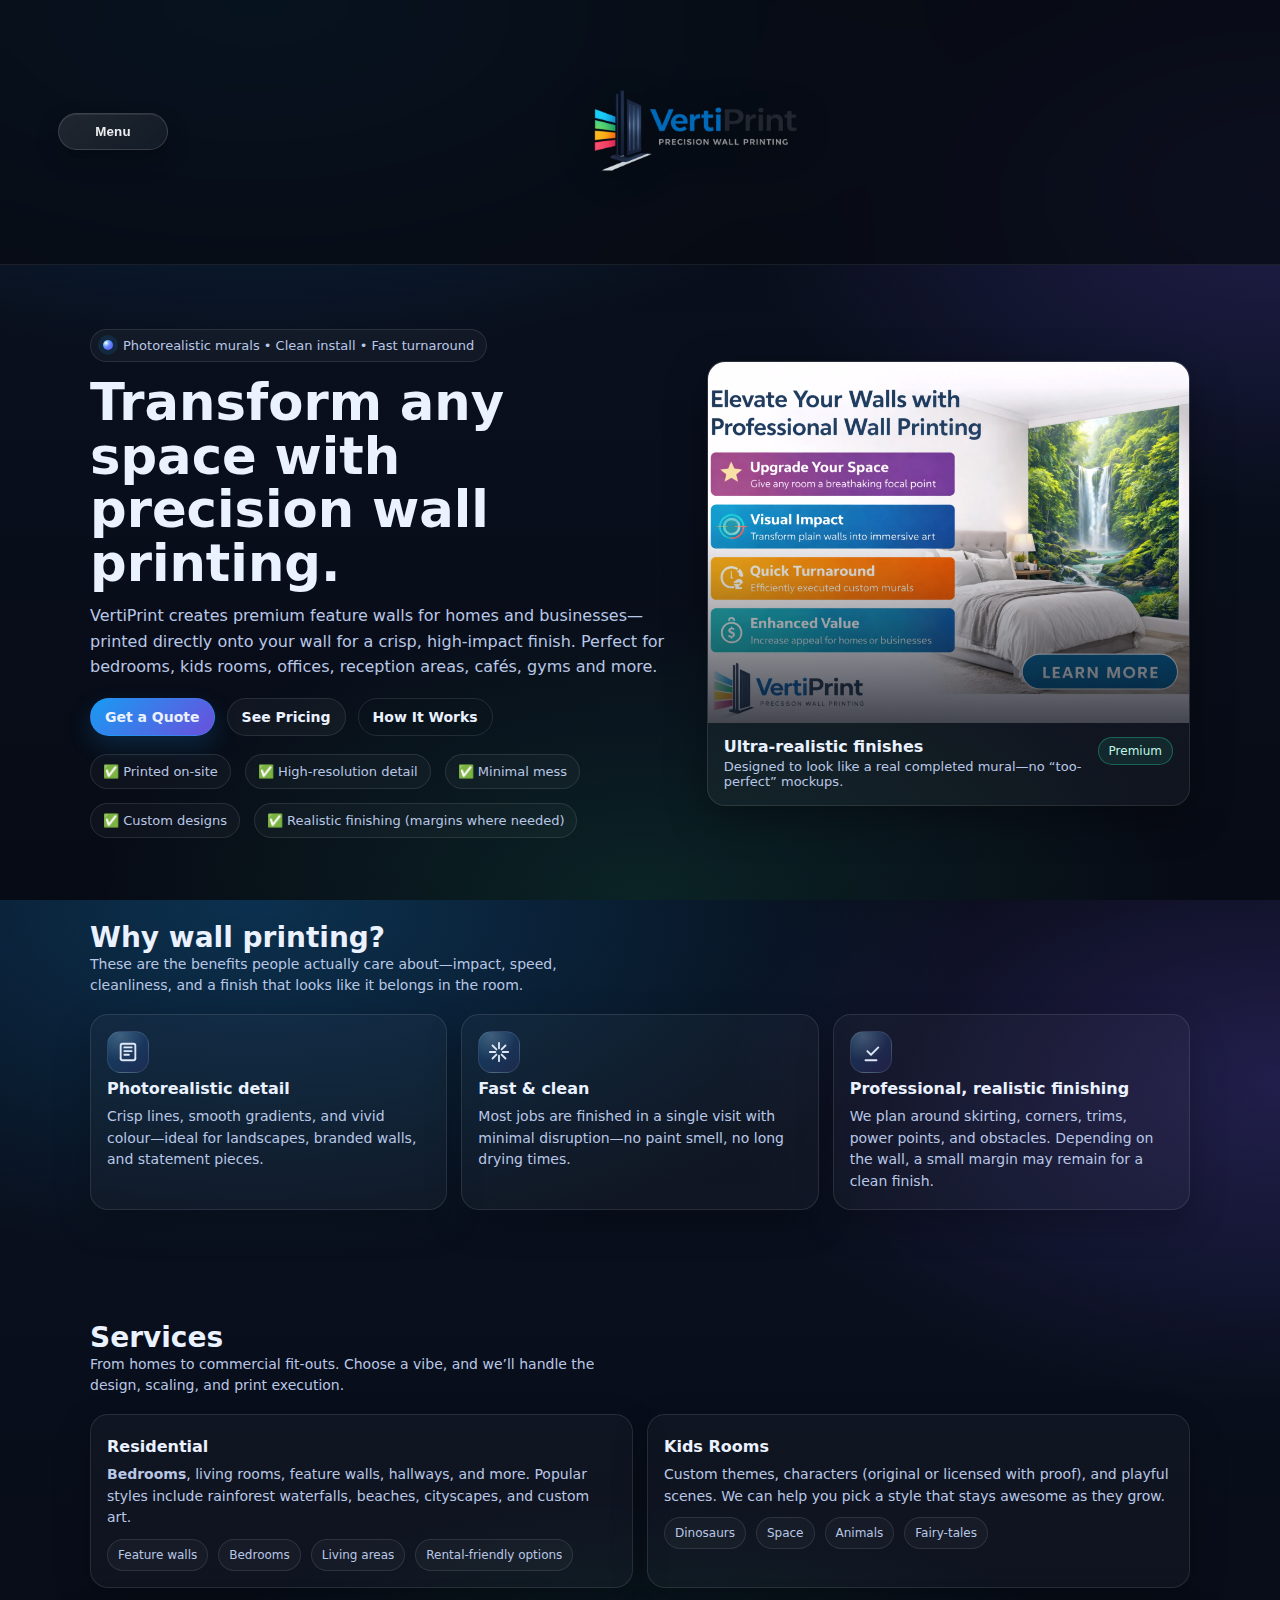
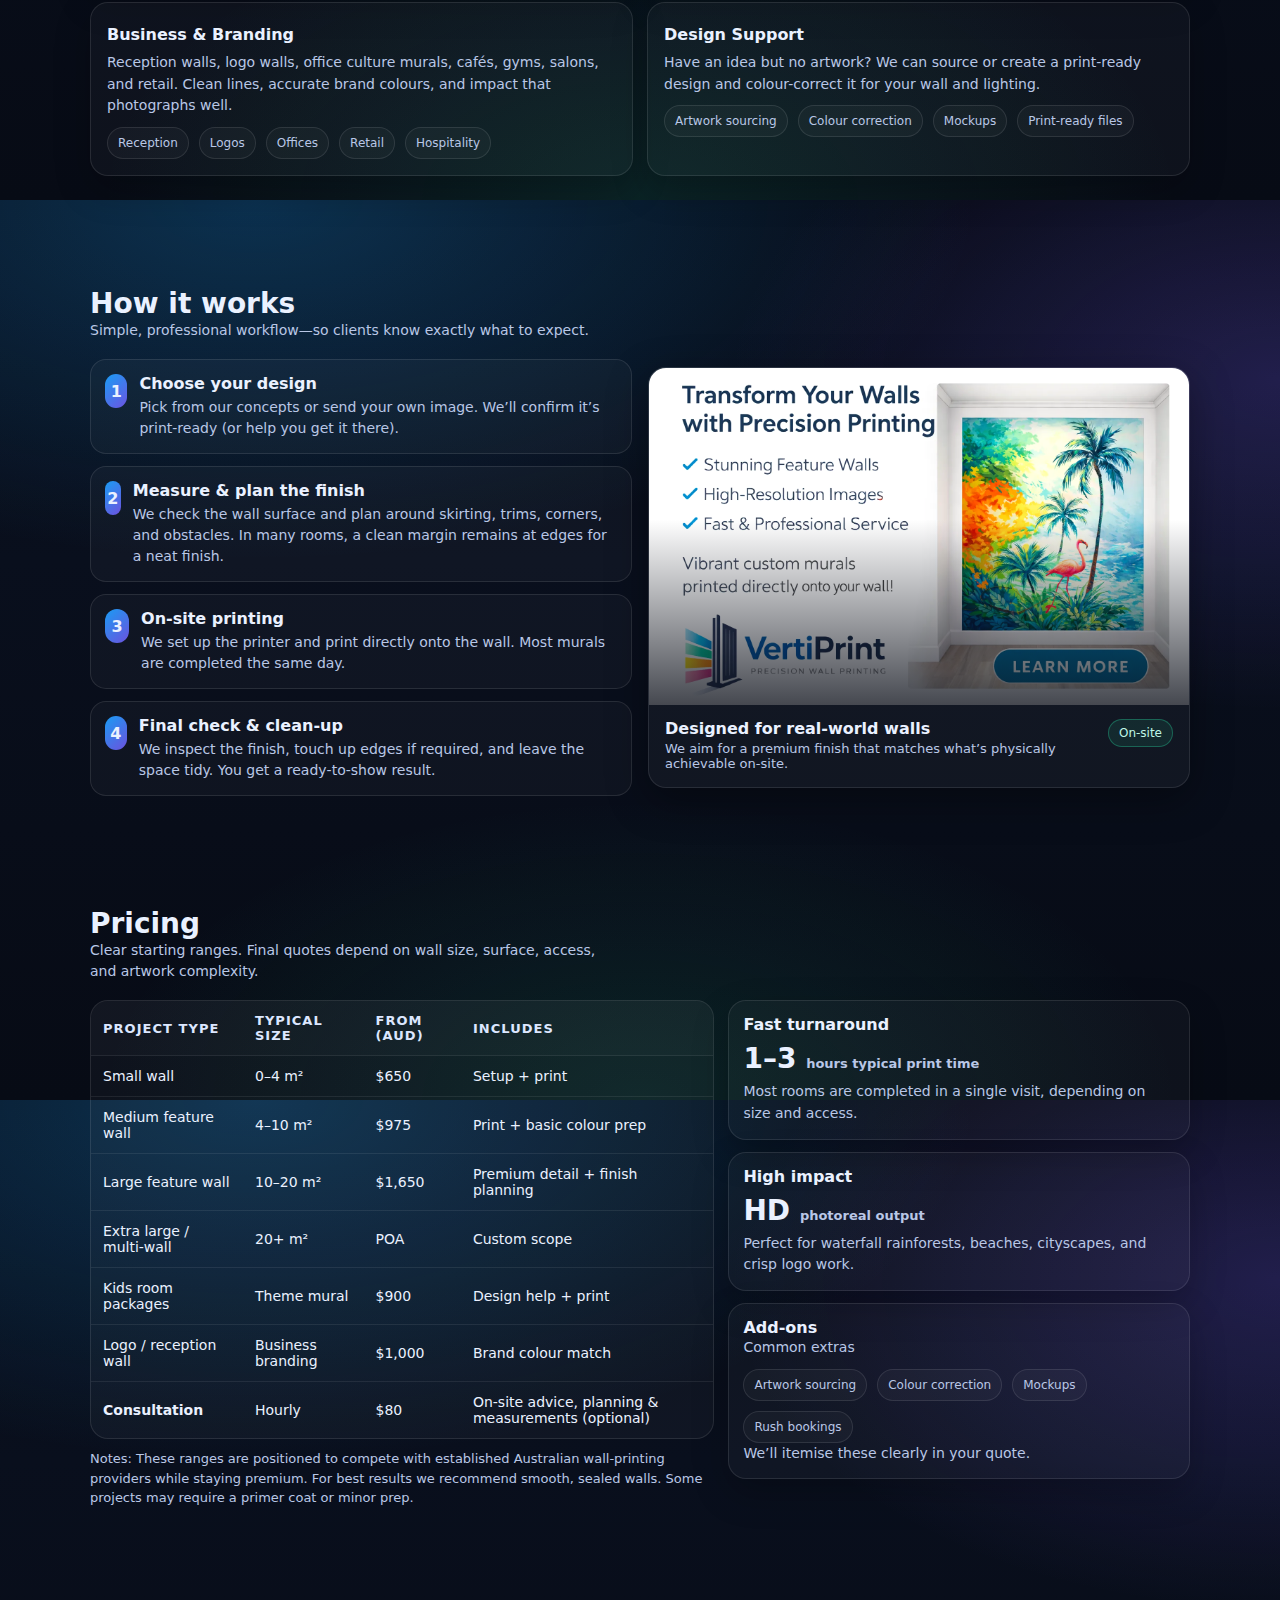
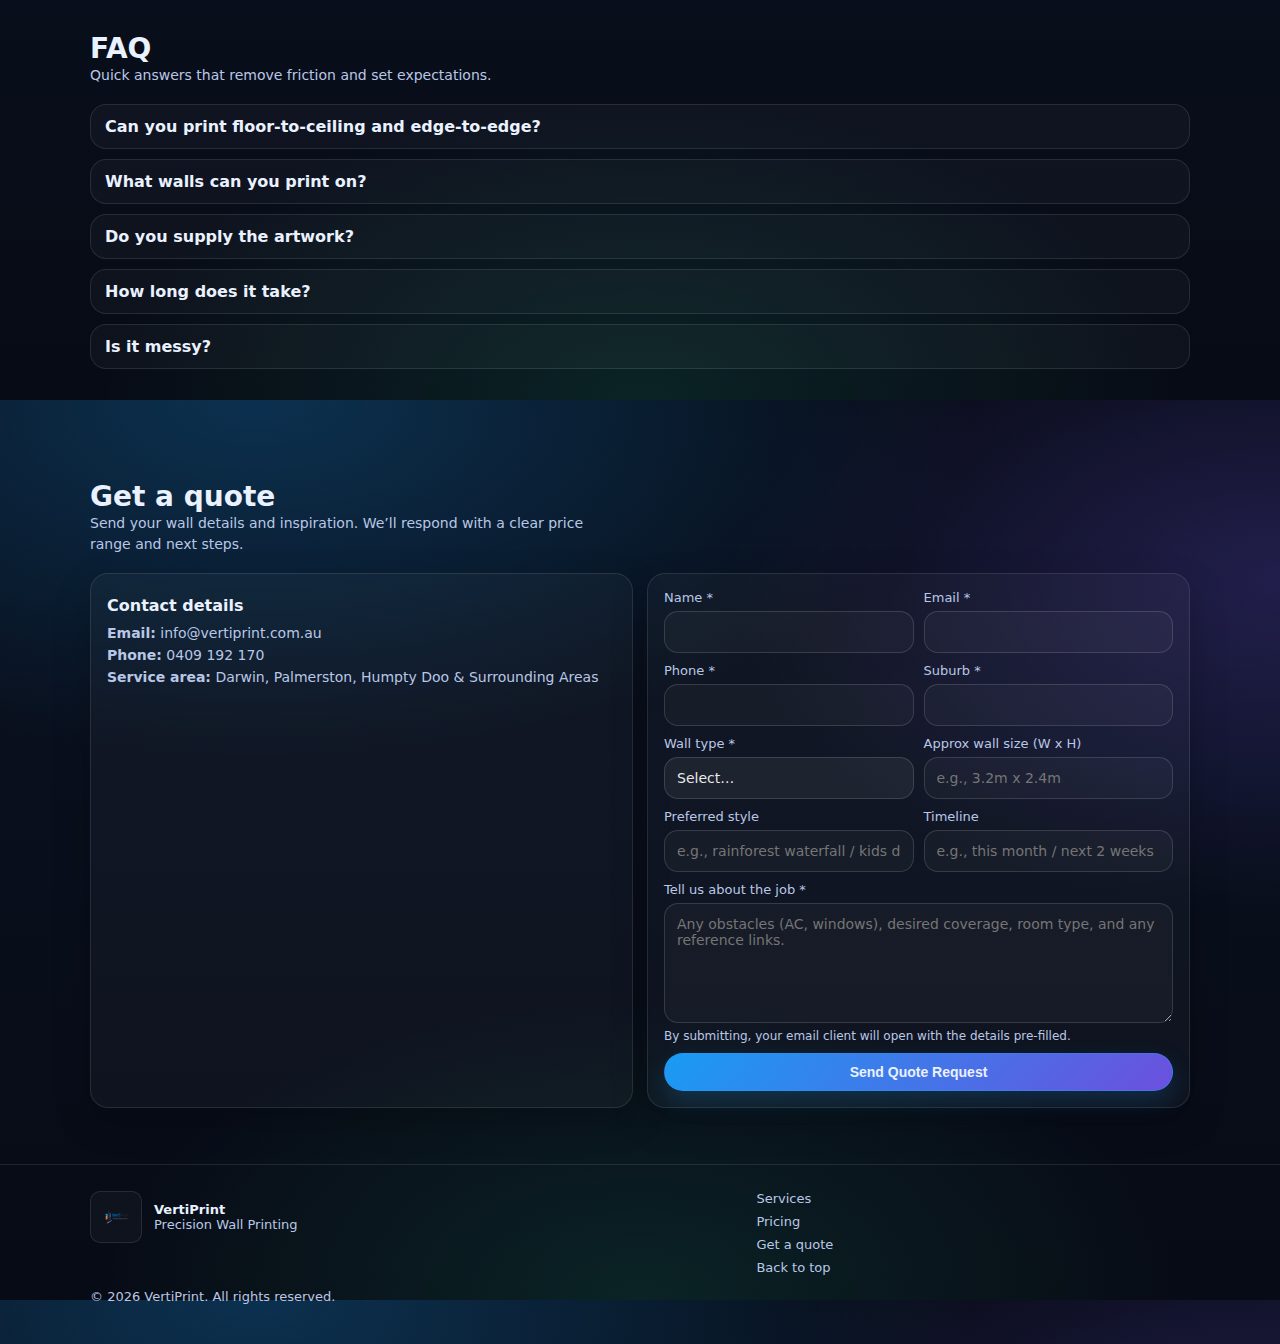
<file: index.html>
<!doctype html>
<html lang="en">
<head>
  <meta charset="utf-8" />
  <meta name="viewport" content="width=device-width, initial-scale=1" />
  <title>VertiPrint | Precision Wall Printing</title>
  <meta name="description" content="Photorealistic wall murals and branded feature walls printed directly onto your wall. Fast, clean, professional results across Darwin and surrounding areas." />
  <link rel="icon" href="assets/img/vertiprint_logo_transparent.png" />
  <link rel="stylesheet" href="assets/styles.css" />
</head>
<body>
  <header class="site-header">
  <div class="header-inner">
    <div class="header-left">
      <div class="menu-hover-wrap">
        <button class="menu-btn" id="menuBtn" type="button" aria-haspopup="true" aria-expanded="false">
          Menu
        </button>

        <div id="mobileMenu" class="mobile-menu" hidden>
          <div class="card">
            <div class="mobile-accordion">
              <button class="accordion-btn" type="button" aria-expanded="false">Navigation</button>
              <div class="accordion-panel" hidden>
                <div class="accordion-links">
                  <a href="index.html#services">Services</a>
                  <a href="print-concepts.html">Print Concepts</a>
                  <a href="index.html#how">How it works</a>
                  <a href="index.html#pricing">Pricing</a>
                  <a href="index.html#faq">FAQ</a>
                  <a href="index.html#quote">Get a quote</a>
                </div>
              </div>
            </div>
          </div>
        </div>

      </div>
    </div>

    <div class="header-center">
      <a class="brand" href="index.html" aria-label="VertiPrint home">
        <img src="assets/vertiprint-logo.png" alt="VertiPrint Precision Wall Printing" class="header-logo" />
      </a>
    </div>

    <div class="header-right"></div>
  </div>
</header>

  <main id="top">
    <section class="hero">
      <div class="container">
        <div class="hero-grid">
          <div>
            <div class="kicker"><span class="dot"></span> Photorealistic murals • Clean install • Fast turnaround</div>
            <h1>Transform any space with precision wall printing.</h1>
            <p class="lead">
              VertiPrint creates premium feature walls for homes and businesses—printed directly onto your wall for a crisp,
              high‑impact finish. Perfect for bedrooms, kids rooms, offices, reception areas, cafés, gyms and more.
            </p>

            <div class="hero-actions">
              <a class="btn primary" href="#quote" data-scroll>Get a Quote</a>
              <a class="btn" href="#pricing" data-scroll>See Pricing<br><span style="font-size:0.9em"></span></a>
              <a class="btn ghost" href="#how" data-scroll>How It Works</a>
            </div>

            <div class="trust" aria-label="Highlights">
              <span class="pill">✅ Printed on-site</span>
              <span class="pill">✅ High-resolution detail</span>
              <span class="pill">✅ Minimal mess</span>
              <span class="pill">✅ Custom designs</span>
              <span class="pill">✅ Realistic finishing (margins where needed)</span>
            </div>
          </div>

          <div class="hero-card" aria-label="Featured wall print">
            <div class="imgwrap">
              <img src="assets/img/ChatGPT_Image_Feb_11_2026_10_29_22_AM.webp" alt="Example of a finished wall mural in a bedroom" />
              <div class="overlay" aria-hidden="true"></div>
            </div>
            <div class="caption">
              <div>
                <strong>Ultra‑realistic finishes</strong>
                <span>Designed to look like a real completed mural—no “too-perfect” mockups.</span>
              </div>
              <div class="badge">Premium</div>
            </div>
          </div>
        </div>
      </div>
    </section>

    <section aria-labelledby="benefits">
      <div class="container">
        <div class="section-title">
          <div>
            <h2 id="benefits">Why wall printing?</h2>
            <p>These are the benefits people actually care about—impact, speed, cleanliness, and a finish that looks like it belongs in the room.</p>
          </div>
        </div>

        <div class="grid-3">
          <div class="card">
            <div class="icon" aria-hidden="true">
              <svg width="22" height="22" viewBox="0 0 24 24" fill="none">
                <path d="M4 19V5a2 2 0 0 1 2-2h12a2 2 0 0 1 2 2v14" stroke="currentColor" stroke-width="2" stroke-linecap="round"/>
                <path d="M4 19a2 2 0 0 0 2 2h12a2 2 0 0 0 2-2" stroke="currentColor" stroke-width="2" stroke-linecap="round"/>
                <path d="M8 7h8M8 11h8M8 15h5" stroke="currentColor" stroke-width="2" stroke-linecap="round"/>
              </svg>
            </div>
            <h3>Photorealistic detail</h3>
            <p>Crisp lines, smooth gradients, and vivid colour—ideal for landscapes, branded walls, and statement pieces.</p>
          </div>

          <div class="card">
            <div class="icon" aria-hidden="true">
              <svg width="22" height="22" viewBox="0 0 24 24" fill="none">
                <path d="M12 2v6" stroke="currentColor" stroke-width="2" stroke-linecap="round"/>
                <path d="M12 16v6" stroke="currentColor" stroke-width="2" stroke-linecap="round"/>
                <path d="M4.93 4.93l4.24 4.24" stroke="currentColor" stroke-width="2" stroke-linecap="round"/>
                <path d="M14.83 14.83l4.24 4.24" stroke="currentColor" stroke-width="2" stroke-linecap="round"/>
                <path d="M2 12h6" stroke="currentColor" stroke-width="2" stroke-linecap="round"/>
                <path d="M16 12h6" stroke="currentColor" stroke-width="2" stroke-linecap="round"/>
                <path d="M4.93 19.07l4.24-4.24" stroke="currentColor" stroke-width="2" stroke-linecap="round"/>
                <path d="M14.83 9.17l4.24-4.24" stroke="currentColor" stroke-width="2" stroke-linecap="round"/>
              </svg>
            </div>
            <h3>Fast & clean</h3>
            <p>Most jobs are finished in a single visit with minimal disruption—no paint smell, no long drying times.</p>
          </div>

          <div class="card">
            <div class="icon" aria-hidden="true">
              <svg width="22" height="22" viewBox="0 0 24 24" fill="none">
                <path d="M20 7l-8 8-4-4" stroke="currentColor" stroke-width="2" stroke-linecap="round" stroke-linejoin="round"/>
                <path d="M6 21h12" stroke="currentColor" stroke-width="2" stroke-linecap="round"/>
              </svg>
            </div>
            <h3>Professional, realistic finishing</h3>
            <p>We plan around skirting, corners, trims, power points, and obstacles. Depending on the wall, a small margin may remain for a clean finish.</p>
          </div>
        </div>
      </div>
    </section>

    <section id="services" aria-labelledby="services-title">
      <div class="container">
        <div class="section-title">
          <div>
            <h2 id="services-title">Services</h2>
            <p>From homes to commercial fit-outs. Choose a vibe, and we’ll handle the design, scaling, and print execution.</p>
          </div>
        </div>

        <div class="grid-2">
          <div class="card">
            <h3>Residential</h3>
            <p><strong>Bedrooms</strong>, living rooms, feature walls, hallways, and more. Popular styles include rainforest waterfalls, beaches, cityscapes, and custom art.</p>
            <div class="badges">
              <span>Feature walls</span><span>Bedrooms</span><span>Living areas</span><span>Rental-friendly options</span>
            </div>
          </div>
          <div class="card">
            <h3>Kids Rooms</h3>
            <p>Custom themes, characters (original or licensed with proof), and playful scenes. We can help you pick a style that stays awesome as they grow.</p>
            <div class="badges">
              <span>Dinosaurs</span><span>Space</span><span>Animals</span><span>Fairy-tales</span>
            </div>
          </div>
          <div class="card">
            <h3>Business & Branding</h3>
            <p>Reception walls, logo walls, office culture murals, cafés, gyms, salons, and retail. Clean lines, accurate brand colours, and impact that photographs well.</p>
            <div class="badges">
              <span>Reception</span><span>Logos</span><span>Offices</span><span>Retail</span><span>Hospitality</span>
            </div>
          </div>
          <div class="card">
            <h3>Design Support</h3>
            <p>Have an idea but no artwork? We can source or create a print-ready design and colour-correct it for your wall and lighting.</p>
            <div class="badges">
              <span>Artwork sourcing</span><span>Colour correction</span><span>Mockups</span><span>Print-ready files</span>
            </div>
          </div>
        </div>
      </div>
    </section>

    

    <section id="how" aria-labelledby="how-title">
      <div class="container">
        <div class="section-title">
          <div>
            <h2 id="how-title">How it works</h2>
            <p>Simple, professional workflow—so clients know exactly what to expect.</p>
          </div>
        </div>

        <div class="split">
          <div class="steps">
            <div class="step">
              <div class="num">1</div>
              <div>
                <strong>Choose your design</strong>
                <span>Pick from our concepts or send your own image. We’ll confirm it’s print‑ready (or help you get it there).</span>
              </div>
            </div>
            <div class="step">
              <div class="num">2</div>
              <div>
                <strong>Measure & plan the finish</strong>
                <span>We check the wall surface and plan around skirting, trims, corners, and obstacles. In many rooms, a clean margin remains at edges for a neat finish.</span>
              </div>
            </div>
            <div class="step">
              <div class="num">3</div>
              <div>
                <strong>On‑site printing</strong>
                <span>We set up the printer and print directly onto the wall. Most murals are completed the same day.</span>
              </div>
            </div>
            <div class="step">
              <div class="num">4</div>
              <div>
                <strong>Final check & clean-up</strong>
                <span>We inspect the finish, touch up edges if required, and leave the space tidy. You get a ready‑to‑show result.</span>
              </div>
            </div>
          </div>

          <div class="hero-card">
            <div class="imgwrap" style="aspect-ratio: 16/10;">
              <img src="assets/img/A_digital_promotional_marketing_graphic_for_VertiP.webp" alt="VertiPrint promotional graphic" />
              <div class="overlay" aria-hidden="true"></div>
            </div>
            <div class="caption">
              <div>
                <strong>Designed for real-world walls</strong>
                <span>We aim for a premium finish that matches what’s physically achievable on-site.</span>
              </div>
              <div class="badge">On-site</div>
            </div>
          </div>
        </div>
      </div>
    </section>

    <section id="pricing" aria-labelledby="pricing-title">
      <div class="container">
        <div class="section-title">
          <div>
            <h2 id="pricing-title">Pricing<br><span style="font-size:0.9em"></span></h2>
            <p>Clear starting ranges. Final quotes depend on wall size, surface, access, and artwork complexity.</p>
          </div>
        </div>

        <div class="pricing">
          <div>
            <table class="table pricing-table" aria-label="Pricing<br><span style="font-size:0.9em"></span> 
              <thead>
                <tr>
                  <th>Project type</th>
                  <th>Typical size</th>
                  <th>From (AUD)</th>
                  <th>Includes</th>
                </tr>
              </thead>
              <tbody>
                <tr><td data-label="Project type">Small wall</td><td data-label="Typical size">0–4 m²</td><td data-label="From (AUD)">$650</td><td data-label="Includes">Setup + print</td></tr>
                <tr><td data-label="Project type">Medium feature wall</td><td data-label="Typical size">4–10 m²</td><td data-label="From (AUD)">$975</td><td data-label="Includes">Print + basic colour prep</td></tr>
                <tr><td data-label="Project type">Large feature wall</td><td data-label="Typical size">10–20 m²</td><td data-label="From (AUD)">$1,650</td><td data-label="Includes">Premium detail + finish planning</td></tr>
                <tr><td data-label="Project type">Extra large / multi‑wall</td><td data-label="Typical size">20+ m²</td><td data-label="From (AUD)">POA</td><td data-label="Includes">Custom scope</td></tr>
                <tr><td data-label="Project type">Kids room packages</td><td data-label="Typical size">Theme mural</td><td data-label="From (AUD)">$900</td><td data-label="Includes">Design help + print</td></tr>
                <tr><td data-label="Project type">Logo / reception wall</td><td data-label="Typical size">Business branding</td><td data-label="From (AUD)">$1,000</td><td data-label="Includes">Brand colour match</td></tr>
              
        <tr>
          <td data-label="Project type"><strong>Consultation</strong></td>
          <td data-label="Typical size">Hourly</td>
          <td data-label="From (AUD)">$80</td>
          <td data-label="Includes">On-site advice, planning & measurements (optional)</td>
        </tr>
</tbody>
            </table>

            <p class="note">
              Notes: These ranges are positioned to compete with established Australian wall-printing providers while staying premium.
              For best results we recommend smooth, sealed walls. Some projects may require a primer coat or minor prep.
            </p>
          </div>

          <div class="kpi">
            <div class="card">
              <strong>Fast turnaround</strong>
              <div class="metric">1–3 <small>hours typical print time</small></div>
              <p>Most rooms are completed in a single visit, depending on size and access.</p>
            </div>
            <div class="card">
              <strong>High impact</strong>
              <div class="metric">HD <small>photoreal output</small></div>
              <p>Perfect for waterfall rainforests, beaches, cityscapes, and crisp logo work.</p>
            </div>
            <div class="card">
              <strong>Add‑ons</strong>
              <p class="small">Common extras</p>
              <div class="badges">
                <span>Artwork sourcing</span>
                <span>Colour correction</span>
                <span>Mockups</span>
                <span>Rush bookings</span>
              </div>
              <p class="note">We’ll itemise these clearly in your quote.</p>
            </div>
          </div>
        </div>
      </div>
    </section>

    <section id="faq" aria-labelledby="faq-title">
      <div class="container">
        <div class="section-title">
          <div>
            <h2 id="faq-title">FAQ</h2>
            <p>Quick answers that remove friction and set expectations.</p>
          </div>
        </div>

        <div class="faq">
          <details><summary>Can you print floor-to-ceiling and edge-to-edge?</summary>
            <p>Often yes—but in many real rooms we leave a clean margin at edges (for skirting, trims, corners, and obstacles). This creates a professional finish and avoids imperfect edges.</p>
          </details>
          <details><summary>What walls can you print on?</summary>
            <p>Smooth, sealed plasterboard is ideal. We can also print on many other surfaces, but the result depends on texture, porosity, and prep. We’ll advise what’s realistic for your wall.</p>
          </details>
          <details><summary>Do you supply the artwork?</summary>
            <p>Yes. You can choose a concept, provide inspiration, or send your own high-resolution image. If a design needs work (resolution, colour, cropping), we can help.</p>
          </details>
          <details><summary>How long does it take?</summary>
            <p>Most jobs are completed in a single visit. Setup + printing is commonly 1–3 hours, depending on wall size and complexity.</p>
          </details>
          <details><summary>Is it messy?</summary>
            <p>Compared to painting, it’s minimal. We mask and protect the area and keep the space tidy throughout.</p>
          </details>
        </div>
      </div>
    </section>

    <section id="quote" aria-labelledby="quote-title">
      <div class="container">
        <div class="section-title">
          <div>
            <h2 id="quote-title">Get a quote</h2>
            <p>Send your wall details and inspiration. We’ll respond with a clear price range and next steps.</p>
          </div>
        </div>

        <div class="grid-2">
          <div class="card">
            <h3>Contact details</h3>
            <p><strong>Email:</strong> <a href="mailto:info@vertiprint.com.au">info@vertiprint.com.au</a><br/>
               <strong>Phone:</strong> <a href="tel:+61409192170">0409 192 170</a><br/>
               <strong>Service area:</strong> Darwin, Palmerston, Humpty Doo & Surrounding Areas
            </p>
            <p class="note"></p>
          </div>

          <div class="card">
            <form id="quoteForm" class="form" action="https://formspree.io/f/mreaqkrr" method="POST">
              <input type="text" name="_gotcha" style="display:none" tabindex="-1" autocomplete="off" />
              <input type="hidden" name="_subject" value="VertiPrint Quote Request" />

              <div class="form-row">
                <div class="field"><label for="name">Name *</label><input id="name" name="name" autocomplete="name" required /></div>
                <div class="field"><label for="email">Email *</label><input id="email" name="email" type="email" autocomplete="email" required /></div>
              </div>

              <div class="form-row">
                <div class="field"><label for="phone">Phone *</label><input id="phone" name="phone" autocomplete="tel" required /></div>
                <div class="field"><label for="suburb">Suburb *</label><input id="suburb" name="suburb" autocomplete="address-level2" required /></div>
              </div>

              <div class="form-row">
                <div class="field">
                  <label for="wallType">Wall type *</label>
                  <select id="wallType" name="wallType" required>
                    <option value="">Select…</option>
                    <option>Smooth plasterboard (painted)</option>
                    <option>New plasterboard (unpainted)</option>
                    <option>Brick / textured</option>
                    <option>Concrete</option>
                    <option>Other / not sure</option>
                  </select>
                </div>
                <div class="field"><label for="size">Approx wall size (W x H)</label><input id="size" name="size" placeholder="e.g., 3.2m x 2.4m" /></div>
              </div>

              <div class="form-row">
                <div class="field"><label for="style">Preferred style</label><input id="style" name="style" placeholder="e.g., rainforest waterfall / kids dinosaurs / logo wall" /></div>
                <div class="field"><label for="timeline">Timeline</label><input id="timeline" name="timeline" placeholder="e.g., this month / next 2 weeks" /></div>
              </div>

              <div class="field">
                <label for="message">Tell us about the job *</label>
                <textarea id="message" name="message" required placeholder="Any obstacles (AC, windows), desired coverage, room type, and any reference links."></textarea>
                <div class="small">By submitting, your email client will open with the details pre-filled.</div>
              </div>

              <button class="btn primary" type="submit">Send Quote Request</button>
            </form>
          </div>
        </div>
      </div>
    </section>

  </main>

  <footer class="footer">
    <div class="container">
      <div class="footer-grid">
        <div>
          <div style="display:flex; gap:12px; align-items:center;">
            <img src="assets/img/vertiprint_logo_transparent.png" alt="VertiPrint" style="width:52px;height:52px;border-radius:10px;border:1px solid var(--border);padding:6px;background:rgba(255,255,255,.03)" />
            <div>
              <strong style="color:var(--text)">VertiPrint</strong><br/>
              <span>Precision Wall Printing</span>
            </div>
          </div>
          <p class="note" style="margin-top:10px">
            
          </p>
        </div>
        <div style="display:flex; flex-direction:column; gap:8px; align-items:flex-start;">
          <a href="#services" data-scroll>Services</a>
          
          <a href="#pricing" data-scroll>Pricing<br><span style="font-size:0.9em"></span></a>
          <a href="#quote" data-scroll>Get a quote</a>
          <a href="#" onclick="window.scrollTo({top:0, behavior:'smooth'}); return false;">Back to top</a>
        </div>
      </div>
      <div style="margin-top:14px; display:flex; justify-content:space-between; gap:10px; flex-wrap:wrap;">
        <span>© <span id="year"></span> VertiPrint. All rights reserved.</span>
        
      </div>
    </div>
  </footer>

  <div id="toast" class="toast" role="status" aria-live="polite"></div>

  <script src="assets/script.js"></script>
  <script>document.getElementById('year').textContent = new Date().getFullYear();</script>
</body>
</html>
</file>
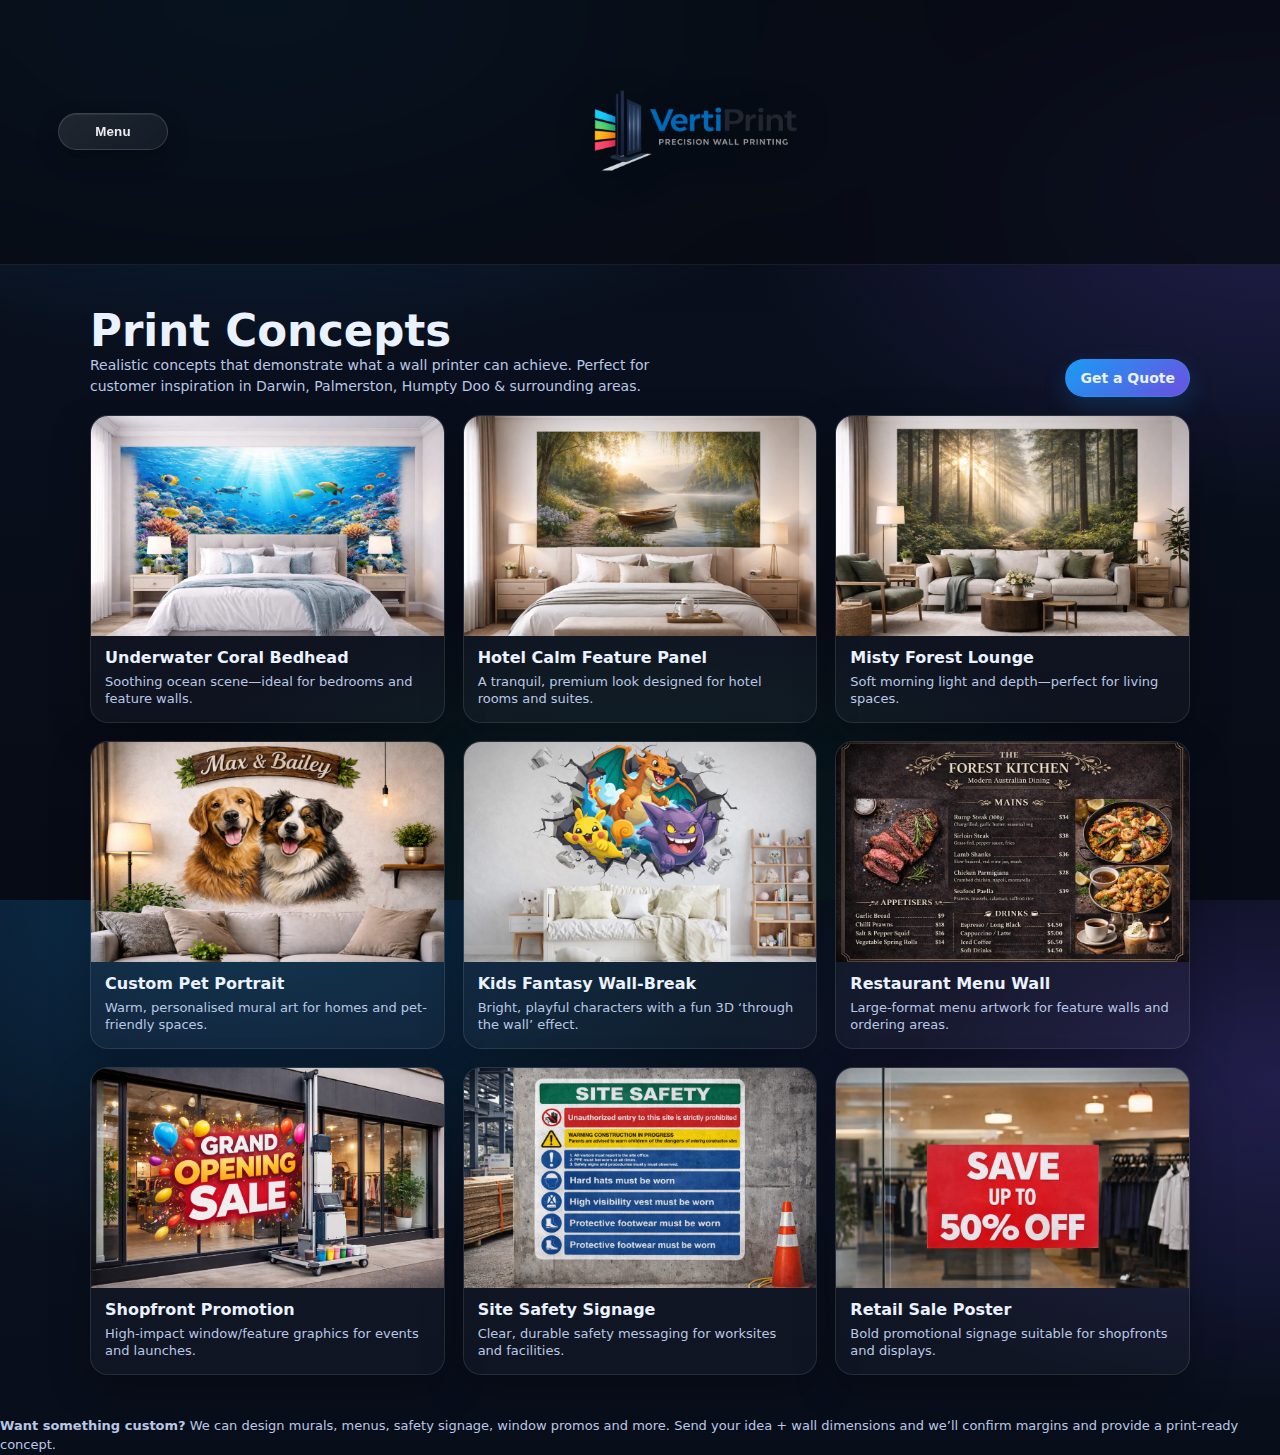
<file: print-concepts.html>
<!doctype html>
<html lang="en">
<head>
  <meta charset="utf-8" />
  <meta name="viewport" content="width=device-width, initial-scale=1" />
  <title>Print Concepts | VertiPrint</title>
  <meta name="description" content="Realistic print concepts designed for wall-printer constraints—great for bedrooms, hotels, and living spaces." />
  <link rel="icon" href="assets/img/vertiprint_logo_transparent.png" />
  <link rel="stylesheet" href="assets/styles.css" />
</head>
<body>
  <header class="site-header">
  <div class="header-inner">
    <div class="header-left">
      <div class="menu-hover-wrap">
        <button class="menu-btn" id="menuBtn" type="button" aria-haspopup="true" aria-expanded="false">
          Menu
        </button>

        <div id="mobileMenu" class="mobile-menu" hidden>
          <div class="card">
            <div class="mobile-accordion">
              <button class="accordion-btn" type="button" aria-expanded="false">Navigation</button>
              <div class="accordion-panel" hidden>
                <div class="accordion-links">
                  <a href="index.html#services">Services</a>
                  <a href="print-concepts.html">Print Concepts</a>
                  <a href="index.html#how">How it works</a>
                  <a href="index.html#pricing">Pricing<br><span style="font-size:0.9em">Consultation – $80 per hour</span></a>
                  <a href="index.html#faq">FAQ</a>
                  <a href="index.html#quote">Get a quote</a>
                </div>
              </div>
            </div>
          </div>
        </div>

      </div>
    </div>

    <div class="header-center">
      <a class="brand" href="index.html" aria-label="VertiPrint home">
        <img src="assets/vertiprint-logo.png" alt="VertiPrint Precision Wall Printing" class="header-logo" />
      </a>
    </div>

    <div class="header-right"></div>
  </div>
</header>

  <main>
    <section class="hero" style="padding-top: 44px;">
      <div class="container">
        <div class="section-title" style="margin-bottom: 18px;">
          <div>
            <h1 style="font-size: clamp(28px, 3.4vw, 44px); margin:0;">Print Concepts</h1>
            <p class="lead" style="max-width: 70ch;">
              Realistic concepts that demonstrate what a wall printer can achieve. Perfect for customer inspiration in Darwin, Palmerston, Humpty Doo & surrounding areas.
            </p>
          </div>
          <a class="btn primary" href="index.html#quote">Get a Quote</a>
        </div>

        <div class="concept-grid" aria-label="Print concept gallery">
          <figure class="concept-card">
            <img src="assets/img/concept_underwater_coral_bedroom.webp" alt="Underwater Coral Bedhead" loading="lazy" />
            <figcaption>
              <strong>Underwater Coral Bedhead</strong>
              <span>Soothing ocean scene—ideal for bedrooms and feature walls.</span>
            </figcaption>
          </figure>
          <figure class="concept-card">
            <img src="assets/img/concept_hotel_soothing_panel.webp" alt="Hotel Calm Feature Panel" loading="lazy" />
            <figcaption>
              <strong>Hotel Calm Feature Panel</strong>
              <span>A tranquil, premium look designed for hotel rooms and suites.</span>
            </figcaption>
          </figure>
          <figure class="concept-card">
            <img src="assets/img/concept_misty_forest_lounge.webp" alt="Misty Forest Lounge" loading="lazy" />
            <figcaption>
              <strong>Misty Forest Lounge</strong>
              <span>Soft morning light and depth—perfect for living spaces.</span>
            </figcaption>
          </figure>
          <figure class="concept-card">
            <img src="assets/img/concept_custom_pets.webp" alt="Custom Pet Portrait" loading="lazy" />
            <figcaption>
              <strong>Custom Pet Portrait</strong>
              <span>Warm, personalised mural art for homes and pet-friendly spaces.</span>
            </figcaption>
          </figure>
          <figure class="concept-card">
            <img src="assets/img/concept_kids_fantasy_wallbreak.webp" alt="Kids Fantasy Wall-Break" loading="lazy" />
            <figcaption>
              <strong>Kids Fantasy Wall-Break</strong>
              <span>Bright, playful characters with a fun 3D ‘through the wall’ effect.</span>
            </figcaption>
          </figure>
          <figure class="concept-card">
            <img src="assets/img/concept_restaurant_menu_board.webp" alt="Restaurant Menu Wall" loading="lazy" />
            <figcaption>
              <strong>Restaurant Menu Wall</strong>
              <span>Large-format menu artwork for feature walls and ordering areas.</span>
            </figcaption>
          </figure>
          <figure class="concept-card">
            <img src="assets/img/concept_grand_opening_sale.webp" alt="Shopfront Promotion" loading="lazy" />
            <figcaption>
              <strong>Shopfront Promotion</strong>
              <span>High-impact window/feature graphics for events and launches.</span>
            </figcaption>
          </figure>
          <figure class="concept-card">
            <img src="assets/img/concept_site_safety_signage.webp" alt="Site Safety Signage" loading="lazy" />
            <figcaption>
              <strong>Site Safety Signage</strong>
              <span>Clear, durable safety messaging for worksites and facilities.</span>
            </figcaption>
          </figure>
          <figure class="concept-card">
            <img src="assets/img/concept_store_sale_poster.webp" alt="Retail Sale Poster" loading="lazy" />
            <figcaption>
              <strong>Retail Sale Poster</strong>
              <span>Bold promotional signage suitable for shopfronts and displays.</span>
            </figcaption>
          </figure>
        </div>

      </section>

      <div class="note">
        <p><strong>Want something custom?</strong> We can design murals, menus, safety signage, window promos and more. Send your idea + wall dimensions and we’ll confirm margins and provide a print-ready concept.</p>
      </div>
    </div>
  </main>

<div id="lightbox" class="lightbox" hidden aria-hidden="true">
    <button class="lightbox-close" type="button" aria-label="Close image">✕</button>
    <img id="lightboxImg" alt="Full size concept" />
  </div>

  <script src="assets/script.js" defer></script>
</body>
</html>
</file>
<file: assets/styles.css>
:root{
  --bg:#0b1220;
  --card:#0f1a33;
  --text:#eaf1ff;
  --muted:#b9c7e6;
  --brand:#1aa3ff;
  --brand2:#7c5cff;
  --accent:#27d39d;
  --warning:#ffb020;
  --danger:#ff4d6d;
  --border:rgba(255,255,255,.10);
  --shadow: 0 12px 40px rgba(0,0,0,.35);
  --radius: 18px;
  --max: 1140px;
  --font: ui-sans-serif, system-ui, -apple-system, Segoe UI, Roboto, Helvetica, Arial, "Apple Color Emoji","Segoe UI Emoji";
}
*{box-sizing:border-box}
html,body{height:100%}
body{
  margin:0;
  font-family:var(--font);
  color:var(--text);
  background:
    radial-gradient(1200px 600px at 20% 0%, rgba(26,163,255,.25), transparent 60%),
    radial-gradient(1000px 600px at 100% 20%, rgba(124,92,255,.22), transparent 55%),
    radial-gradient(900px 500px at 50% 100%, rgba(39,211,157,.12), transparent 60%),
    linear-gradient(180deg, #070b15 0%, #090f1d 40%, #070b15 100%);
}
a{color:inherit; text-decoration:none}
img{max-width:100%; display:block}
.container{max-width:var(--max); margin:0 auto; padding:0 20px}
.nav{
  position:sticky; top:0; z-index:50;
  backdrop-filter: blur(14px);
  background: rgba(7,11,21,.65);
  border-bottom: 1px solid var(--border);
}
.nav-inner{
  display:flex; align-items:center; justify-content:space-between;
  padding:14px 0;
  gap:14px;
}
.brand{
  display:flex; align-items:center; gap:12px; min-width: 200px;
}
.brand img{width:64px; height:64px; object-fit:contain; border-radius:14px; background:rgba(255,255,255,.04); padding:8px; border:1px solid var(--border)}
.brand .name{line-height:1.1}
.brand .name strong{display:block; font-size:16px; letter-spacing:.2px}
.brand .name span{display:block; font-size:12px; color:var(--muted)}
.nav-links{
  display:flex; align-items:center; gap:18px;
}
.nav-links a{color:var(--muted); font-size:14px}
.nav-links a:hover{color:var(--text)}
.nav-cta{display:flex; gap:10px; align-items:center}
.btn{
  display:inline-flex; align-items:center; justify-content:center;
  padding:10px 14px;
  border-radius: 999px;
  border: 1px solid var(--border);
  background: rgba(255,255,255,.04);
  color: var(--text);
  font-weight: 600;
  font-size: 14px;
  cursor:pointer;
}
.btn:hover{background: rgba(255,255,255,.08)}
.btn.primary{
  border-color: rgba(26,163,255,.35);
  background: linear-gradient(135deg, rgba(26,163,255,.95), rgba(124,92,255,.85));
  box-shadow: 0 10px 24px rgba(26,163,255,.18);
}
.btn.primary:hover{filter:brightness(1.05)}
.btn.ghost{background:transparent}
.mobile-toggle{display:none}
.hero{
  padding: 64px 0 28px;
}
.hero-grid{
  display:grid;
  grid-template-columns: 1.1fr .9fr;
  gap: 26px;
  align-items:center;
}
.kicker{
  display:inline-flex; gap:10px; align-items:center;
  padding: 8px 12px;
  border-radius: 999px;
  border:1px solid var(--border);
  background: rgba(255,255,255,.04);
  color: var(--muted);
  font-size: 13px;
  width: fit-content;
}
.dot{
  width:10px;height:10px;border-radius:999px;
  background: radial-gradient(circle at 30% 30%, #fff, rgba(255,255,255,.2) 35%, transparent 60%),
    linear-gradient(135deg, var(--brand), var(--brand2));
  box-shadow: 0 0 0 5px rgba(26,163,255,.12);
}
h1{
  font-size: clamp(32px, 4vw, 52px);
  line-height:1.05;
  margin: 14px 0 12px;
}
.lead{
  color: var(--muted);
  font-size: 16px;
  line-height: 1.6;
  margin: 0 0 18px;
  max-width: 62ch;
}
.hero-actions{display:flex; gap:12px; flex-wrap:wrap; align-items:center}
.trust{
  margin-top:18px;
  display:flex; gap:14px; flex-wrap:wrap; align-items:center;
  color: var(--muted);
  font-size: 13px;
}
.trust .pill{
  display:inline-flex; gap:8px; align-items:center;
  padding: 9px 12px;
  border-radius: 999px;
  border:1px solid var(--border);
  background: rgba(255,255,255,.03);
}
.trust svg{opacity:.9}
.hero-card{
  border:1px solid var(--border);
  border-radius: var(--radius);
  background: rgba(255,255,255,.04);
  box-shadow: var(--shadow);
  overflow:hidden;
}
.hero-card .imgwrap{
  aspect-ratio: 4/3;
  background: rgba(255,255,255,.04);
  position:relative;
}
.hero-card .imgwrap img{
  width:100%; height:100%; object-fit:cover;
  filter:saturate(1.05) contrast(1.03);
}
.hero-card .overlay{
  position:absolute; inset:0;
  background: linear-gradient(180deg, rgba(7,11,21,0) 45%, rgba(7,11,21,.75) 100%);
}
.hero-card .caption{
  padding: 14px 16px 16px;
  display:flex; gap:10px; align-items:flex-start; justify-content:space-between;
}
.caption strong{display:block}
.caption span{display:block; color:var(--muted); font-size:13px; margin-top:3px}
.caption .badge{
  font-size: 12px;
  padding: 6px 10px;
  border-radius: 999px;
  border: 1px solid rgba(39,211,157,.35);
  background: rgba(39,211,157,.10);
  color: #bff6e6;
  white-space:nowrap;
}
section{padding: 56px 0}
.section-title{
  display:flex; align-items:flex-end; justify-content:space-between;
  gap: 18px;
  margin-bottom: 18px;
}
.section-title h2{
  margin:0;
  font-size: 28px;
  line-height:1.15;
}
.section-title p{
  margin:0;
  max-width: 60ch;
  color: var(--muted);
  font-size: 14px;
  line-height: 1.5;
}
.grid-3{display:grid; grid-template-columns: repeat(3,1fr); gap:14px}
.grid-2{display:grid; grid-template-columns: repeat(2,1fr); gap:14px}
.card{
  border:1px solid var(--border);
  border-radius: var(--radius);
  background: rgba(255,255,255,.03);
  box-shadow: 0 14px 36px rgba(0,0,0,.22);
  padding: 16px;
}
.card h3{margin: 6px 0 8px; font-size: 16px}
.card p{margin: 0; color: var(--muted); font-size: 14px; line-height:1.55}
.icon{
  width:42px;height:42px;border-radius:14px;
  display:grid; place-items:center;
  border:1px solid var(--border);
  background: radial-gradient(circle at 30% 10%, rgba(255,255,255,.18), transparent 55%),
    linear-gradient(135deg, rgba(26,163,255,.20), rgba(124,92,255,.12));
}
.icon svg{opacity:.95}
.split{
  display:grid;
  grid-template-columns: 1fr 1fr;
  gap: 16px;
  align-items:center;
}
.steps{display:grid; gap: 12px}
.step{
  display:flex; gap:12px; align-items:flex-start;
  padding: 14px;
  border-radius: 16px;
  border:1px solid var(--border);
  background: rgba(255,255,255,.03);
}
.step .num{
  width:34px;height:34px;border-radius:12px;
  display:grid; place-items:center;
  font-weight:800;
  background: linear-gradient(135deg, rgba(26,163,255,.95), rgba(124,92,255,.85));
}
.step strong{display:block; margin-bottom:4px}
.step span{color:var(--muted); font-size: 14px; line-height:1.5}
.gallery{
  display:grid;
  grid-template-columns: repeat(12, 1fr);
  gap: 12px;
}
.tile{
  border-radius: 18px;
  overflow:hidden;
  border:1px solid var(--border);
  background: rgba(255,255,255,.02);
  position:relative;
  box-shadow: 0 14px 36px rgba(0,0,0,.22);
}
.tile img{width:100%; height:100%; object-fit:cover}
.tile::after{
  content:"";
  position:absolute; inset:0;
  background: linear-gradient(180deg, rgba(0,0,0,0) 40%, rgba(0,0,0,.55) 100%);
  opacity:.65;
}
.tile .label{
  position:absolute; left:14px; bottom:12px;
  z-index:2;
  font-weight:800;
  font-size: 13px;
  text-shadow: 0 8px 18px rgba(0,0,0,.45);
}
.tile.big{grid-column: span 7; aspect-ratio: 16/9}
.tile.med{grid-column: span 5; aspect-ratio: 16/9}
.tile.sm{grid-column: span 4; aspect-ratio: 4/3}
.pricing{
  display:grid;
  grid-template-columns: 1.15fr .85fr;
  gap:14px;
  align-items:start;
}
.table{
  width:100%;
  border-collapse:separate;
  border-spacing:0;
  overflow:hidden;
  border-radius: var(--radius);
  border:1px solid var(--border);
  background: rgba(255,255,255,.03);
}
.table th, .table td{
  padding: 12px 12px;
  text-align:left;
  border-bottom: 1px solid rgba(255,255,255,.08);
  font-size: 14px;
}
.table th{color: #dce7ff; font-size: 13px; text-transform:uppercase; letter-spacing:.08em; background: rgba(255,255,255,.02)}
.table tr:last-child td{border-bottom:none}
.note{
  margin-top: 10px;
  color: var(--muted);
  font-size: 13px;
  line-height: 1.5;
}
.kpi{
  display:grid; gap:12px;
}
.kpi .card{padding:14px}
.kpi strong{font-size: 16px}
.kpi .metric{font-size: 28px; font-weight: 900; margin: 8px 0 6px}
.kpi .metric small{font-size: 13px; font-weight:700; color: var(--muted)}
.badges{display:flex; gap:10px; flex-wrap:wrap; margin-top:10px}
.badges span{
  border:1px solid var(--border);
  background: rgba(255,255,255,.03);
  padding: 8px 10px;
  border-radius: 999px;
  font-size: 12px;
  color: var(--muted);
}
.faq{display:grid; gap: 10px}
details{
  border:1px solid var(--border);
  border-radius: 16px;
  background: rgba(255,255,255,.03);
  padding: 12px 14px;
}
summary{
  cursor:pointer;
  font-weight: 800;
  list-style:none;
}
summary::-webkit-details-marker{display:none}
details p{margin: 10px 0 0; color: var(--muted); font-size: 14px; line-height:1.55}
.form{
  display:grid; gap:10px;
}
.field{
  display:grid; gap:6px;
}
label{font-size: 13px; color: var(--muted)}
input, textarea, select{
  width:100%;
  padding: 12px 12px;
  border-radius: 14px;
  border:1px solid rgba(255,255,255,.14);
  background: rgba(255,255,255,.03);
  color: var(--text);
  outline:none;
  font-family: var(--font);
  font-size: 14px;
}
textarea{min-height: 120px; resize:vertical}
input:focus, textarea:focus, select:focus{border-color: rgba(26,163,255,.55); box-shadow: 0 0 0 4px rgba(26,163,255,.12)}
.form-row{display:grid; grid-template-columns: 1fr 1fr; gap:10px}
.small{font-size: 12px; color: var(--muted)}
.footer{
  padding: 26px 0 40px;
  border-top:1px solid var(--border);
  color: var(--muted);
  font-size: 13px;
}
.footer-grid{
  display:grid;
  grid-template-columns: 1.2fr .8fr;
  gap: 16px;
  align-items:start;
}
.footer a{color: var(--muted)}
.footer a:hover{color: var(--text)}
.toast{
  position:fixed; left:50%; bottom:20px; transform:translateX(-50%);
  background: rgba(15,26,51,.92);
  border: 1px solid rgba(255,255,255,.14);
  border-radius: 999px;
  padding: 10px 14px;
  color: var(--text);
  box-shadow: var(--shadow);
  display:none;
  z-index:999;
  font-size: 13px;
}
.toast.show{display:block; animation: pop .18s ease-out}
@keyframes pop{from{transform:translateX(-50%) translateY(8px); opacity:.0}to{transform:translateX(-50%) translateY(0); opacity:1}}
@media (max-width: 920px){
  .hero-grid{grid-template-columns: 1fr; }
  .grid-3{grid-template-columns: 1fr}
  .grid-2{grid-template-columns: 1fr}
  .split{grid-template-columns: 1fr}
  .pricing{grid-template-columns: 1fr}
  .tile.big,.tile.med,.tile.sm{grid-column: span 12}
  .nav-links{display:none}
  .mobile-toggle{display:inline-flex}
  .form-row{grid-template-columns: 1fr}
}

/* Force large, dominant logo */
.brand img {
    width: 140px !important;
    height: auto !important;
    padding: 6px;
}

@media (max-width: 768px) {
    .brand img {
        width: 110px !important;
    }
}


/* Header logo clarity fixes */
.brand img{
  background: transparent !important;
  border: none !important;
  padding: 0 !important;
  border-radius: 0 !important;
  width: 190px !important;
  height: auto !important;
  filter: drop-shadow(0 6px 18px rgba(0,0,0,.45));
}

@media (max-width: 768px){
  .brand img{
    width: 150px !important;
  }
}


/* FINAL: Extremely large hero logo for brand dominance */
.brand img{
  width: 360px !important;
  height: auto !important;
  max-width: none !important;
}

@media (max-width: 1024px){
  .brand img{ width: 280px !important; }
}
@media (max-width: 768px){
  .brand img{ width: 220px !important; }
}


/* Print Concepts page */
.concept-grid{
  display:grid;
  grid-template-columns: repeat(3, minmax(0, 1fr));
  gap: 18px;
}
.concept-card{
  margin:0;
  border:1px solid var(--border);
  background: rgba(255,255,255,.03);
  border-radius: 18px;
  overflow:hidden;
  box-shadow: 0 14px 40px rgba(0,0,0,.25);
}
.concept-card img{
  width:100%;
  height:220px;
  object-fit:cover;
  display:block;
  cursor: zoom-in;
}
.concept-card figcaption{
  padding: 12px 14px 14px;
  display:flex;
  flex-direction:column;
  gap:6px;
}
.concept-card figcaption strong{
  color: var(--text);
  font-size: 16px;
}
.concept-card figcaption span{
  color: var(--muted);
  font-size: 13px;
  line-height: 1.35;
}

/* Mobile friendliness */
@media (max-width: 900px){
  .concept-grid{ grid-template-columns: repeat(2, minmax(0, 1fr)); }
}
@media (max-width: 640px){
  .concept-grid{ grid-template-columns: 1fr; gap:14px; }
  .nav-links{ display:none !important; }
  .mobile-toggle{ display:inline-flex !important; }
  .nav-inner{ gap: 10px; }
  .nav-cta{ gap: 10px; }
  .nav-cta .btn{ padding: 10px 12px; }
  .brand img{ width: 200px !important; } /* prevent over-dominating on phones */
}


/* Mobile accordion menu */
.mobile-accordion details{
  border: 1px solid var(--border);
  border-radius: 14px;
  padding: 10px 12px;
  background: rgba(255,255,255,.02);
}
.mobile-accordion details + details{ margin-top: 10px; }
.mobile-accordion summary{
  cursor: pointer;
  list-style: none;
  font-weight: 700;
  color: var(--text);
  display:flex;
  align-items:center;
  justify-content: space-between;
  gap: 10px;
}
.mobile-accordion summary::-webkit-details-marker{ display:none; }
.mobile-accordion summary:after{
  content: "▾";
  opacity: .8;
}
.mobile-accordion details[open] summary:after{
  content: "▴";
}
.mobile-accordion .accordion-links{
  display:flex;
  flex-direction:column;
  gap: 10px;
  padding-top: 10px;
}
.mobile-accordion .accordion-links a{
  padding: 10px 12px;
  border-radius: 12px;
  border: 1px solid var(--border);
  background: rgba(0,0,0,.12);
  color: var(--text);
  text-decoration:none;
}
.mobile-accordion .accordion-links a.primary-link{
  background: rgba(59,130,246,.18);
  border-color: rgba(59,130,246,.35);
}
@media (min-width: 641px){
  .mobile-accordion{ display:none; }
}


/* ACCORDION NAV AS PRIMARY MENU (all screen sizes) */
.nav-links{ display:none !important; }
.mobile-toggle{ display:inline-flex !important; }
/* show accordion on all sizes */
.mobile-accordion{ display:block !important; }


/* Menu button hover expand */
#mobileToggle{
  transition: transform .15s ease, padding .15s ease, box-shadow .15s ease, background .15s ease;
  transform-origin: left center;
}
#mobileToggle:hover{
  transform: scale(1.05);
  padding-left: 18px;
  padding-right: 18px;
  box-shadow: 0 14px 34px rgba(0,0,0,.28);
  background: rgba(255,255,255,.08);
}


/* Header brand: keep logo only, slightly larger for visibility */
.brand img{
  width: 230px;
  height: auto;
  display:block;
}
@media (max-width: 640px){
  .brand img{ width: 180px; }
}


/* Hover dropdown menu behavior */
.menu-hover-wrap{
  position: relative;
  display: inline-flex;
  align-items: center;
}

/* Place dropdown directly below the button */
.menu-hover-wrap #mobileMenu{
  position: absolute;
  top: calc(100% + 10px);
  left: 0;
  width: min(360px, 86vw);
  z-index: 2000;
  padding: 0 !important;
}

/* Hide by default; show on hover/focus-within */
.menu-hover-wrap #mobileMenu{
  display: none;
}
.menu-hover-wrap:hover #mobileMenu,
.menu-hover-wrap:focus-within #mobileMenu{
  display: block;
}

/* Ensure the dropdown doesn't vanish while hovering it */
.menu-hover-wrap #mobileMenu .card{
  backdrop-filter: blur(10px);
}

/* Desktop: disable hidden attribute behavior so CSS controls visibility */
@media (hover:hover) and (pointer:fine){
  .menu-hover-wrap #mobileMenu[hidden]{ display:none !important; }
  .menu-hover-wrap:hover #mobileMenu[hidden],
  .menu-hover-wrap:focus-within #mobileMenu[hidden]{ display:block !important; }
}

/* Mobile: keep click-to-toggle; keep position static so it pushes content */
@media (hover:none) and (pointer:coarse){
  .menu-hover-wrap{ display:block; }
  .menu-hover-wrap #mobileMenu{
    position: static;
    width: 100%;
    margin-top: 10px;
  }
  .menu-hover-wrap #mobileMenu{ display:block; }
  .menu-hover-wrap #mobileMenu[hidden]{ display:none; }
}

/* Make the menu button expand (already) but anchor nicer */
#mobileToggle{ transform-origin: left center; }


/* ===== Fix dropdown position + remove background blur ===== */

/* Make dropdown panel fully opaque (no see-through/blur) */
.menu-hover-wrap #mobileMenu .card{
  backdrop-filter: none !important;
  -webkit-backdrop-filter: none !important;
  background: rgba(10, 14, 22, 0.98) !important; /* solid dark */
}

/* Also make accordion link backgrounds more opaque */
.mobile-accordion .accordion-links a{
  background: rgba(0,0,0,.45) !important;
}

/* Mobile/coarse pointers: dropdown aligned below button, LEFT, never off-screen */
@media (hover:none) and (pointer:coarse){
  .menu-hover-wrap{
    position: relative !important;
    width: 100%;
    justify-content: flex-start;
  }
  /* Keep it inside the header container and anchor to the left */
  .menu-hover-wrap #mobileMenu{
    position: absolute !important;
    top: calc(100% + 10px) !important;
    left: 0 !important;
    right: auto !important;
    width: min(92vw, 420px) !important;
    margin: 0 !important;
  }
  /* Ensure it doesn't drift to the right due to transforms */
  .menu-hover-wrap #mobileMenu{ transform: none !important; }
  /* Prevent overflow causing horizontal scroll */
  body{ overflow-x: hidden; }
}

/* If viewport is very narrow, use almost full width */
@media (max-width: 420px){
  .menu-hover-wrap #mobileMenu{
    width: 92vw !important;
  }
}


/* ===== Force mobile dropdown to open to the LEFT of the button (anchor right) ===== */
@media (hover:none) and (pointer:coarse){
  /* Keep wrapper sized to content so right anchoring works */
  .menu-hover-wrap{
    width: auto !important;
    justify-content: flex-end !important;
  }
  .menu-hover-wrap #mobileMenu{
    left: auto !important;
    right: 0 !important;        /* anchor to button's right edge */
    width: min(92vw, 420px) !important;
  }
}


/* Header: menu left, logo right */
.nav-inner{
  display:flex;
  align-items:center;
  justify-content:space-between;
  gap:14px;
}
.nav-left, .nav-right{
  display:flex;
  align-items:center;
  gap:12px;
}
.nav-right{ margin-left:auto; }
.nav-right .brand img{
  width: 210px;
  height: auto;
  display:block;
}
@media (max-width: 640px){
  .nav-right .brand img{ width: 165px; }
}

/* Since menu is now on the LEFT, anchor dropdown to the left on mobile */
@media (hover:none) and (pointer:coarse){
  .menu-hover-wrap #mobileMenu{
    left: 0 !important;
    right: auto !important;
  }
}

/* Lightbox for Print Concepts */
.lightbox{
  position: fixed;
  inset: 0;
  z-index: 5000;
  background: rgba(0,0,0,0.88);
  display:flex;
  align-items:center;
  justify-content:center;
  padding: 18px;
}
.lightbox[hidden]{ display:none; }
.lightbox img{
  max-width: 95vw;
  max-height: 90vh;
  width: auto;
  height: auto;
  border-radius: 16px;
  border: 1px solid rgba(255,255,255,0.18);
  background: #0b0f18;
}
.lightbox-close{
  position:absolute;
  top: 14px;
  right: 14px;
  width: 44px;
  height: 44px;
  border-radius: 14px;
  border: 1px solid rgba(255,255,255,0.18);
  background: rgba(10,14,22,0.85);
  color: rgba(255,255,255,0.92);
  font-size: 18px;
  cursor:pointer;
}
.concept-card img{ cursor: zoom-in; }


/* ===== Header: Menu left, Logo centered ===== */
.nav-inner{
  display:grid !important;
  grid-template-columns: auto 1fr auto;
  align-items:center;
  gap: 10px;
}
.nav-left{ justify-self:start; }
.nav-center{ justify-self:center; }
.nav-spacer{ justify-self:end; width: 1px; height: 1px; } /* keeps 3rd column */
.nav-center .brand{
  min-width: 0;
}
.nav-center .brand img{
  width: auto !important;
  height: 62px !important;
  padding: 0 !important;
  background: none !important;
  border: none !important;
  border-radius: 0 !important;
  display:block;
  filter: drop-shadow(0 10px 22px rgba(0,0,0,.35));
}
@media (max-width: 640px){
  .nav-center .brand img{ height: 52px !important; }
}

/* keep primary nav hidden (accordion is the menu) */
.nav-links{ display:none !important; }


@media (hover:none) and (pointer:coarse){
  .menu-hover-wrap #mobileMenu{
    left: 0 !important;
    right: auto !important;
  }
}


/* ===== Header: guaranteed centered logo + menu left ===== */
.site-header{
  position: sticky;
  top: 0;
  z-index: 2000;
  background: rgba(6,10,18,0.78);
  backdrop-filter: blur(14px);
  -webkit-backdrop-filter: blur(14px);
  border-bottom: 1px solid rgba(255,255,255,0.08);
}
.header-inner{
  max-width: 1200px;
  margin: 0 auto;
  padding: 12px 18px;
  display: grid;
  grid-template-columns: auto 1fr auto;
  align-items: center;
}
.header-left{ justify-self: start; }
.header-center{ justify-self: center; display:flex; align-items:center; }
.header-right{ justify-self: end; }

.header-logo{
  height: 64px;
  width: auto;
  display: block;
  filter: drop-shadow(0 10px 22px rgba(0,0,0,.35));
  transition: filter 220ms ease, transform 220ms ease;
}

/* Subtle hover glow (desktop) */
@media (hover:hover) and (pointer:fine){
  .brand:hover .header-logo{
    filter:
      drop-shadow(0 10px 22px rgba(0,0,0,.35))
      drop-shadow(0 0 14px rgba(64,170,255,0.35))
      drop-shadow(0 0 28px rgba(120,255,220,0.18));
    transform: translateY(-1px);
  }
}

/* Mobile sizing */
@media (max-width: 640px){
  .header-inner{ padding: 10px 14px; }
  .header-logo{ height: 52px; }
}

/* Ensure dropdown anchors below menu button on mobile */
@media (hover:none) and (pointer:coarse){
  .menu-hover-wrap{ position: relative; }
  .menu-hover-wrap #mobileMenu{
    position: absolute;
    top: calc(100% + 10px);
    left: 0;
    right: auto;
    width: min(92vw, 420px);
    transform: none;
  }
}


/* Gallery placeholder tile (keeps layout until replacement image is added) */
.tile.placeholder{
  position: relative;
}
.tile.placeholder .tile-placeholder{
  position:absolute;
  inset:0;
  border-radius: inherit;
  background:
    radial-gradient(800px 300px at 30% 20%, rgba(64,170,255,0.22), transparent 60%),
    radial-gradient(600px 240px at 70% 70%, rgba(120,255,220,0.14), transparent 55%),
    linear-gradient(135deg, rgba(255,255,255,0.06), rgba(255,255,255,0.02));
  border: 1px dashed rgba(255,255,255,0.14);
}
.tile.placeholder .label{
  position: relative; /* above placeholder */
}

/* Enhanced menu button styling */
.menu-button {
  padding: 10px 18px;
  border-radius: 999px;
  font-weight: 600;
  letter-spacing: 0.3px;
  transition: all 0.25s ease;
}

.menu-button:hover {
  padding: 10px 26px;
  box-shadow: 0 0 18px rgba(0, 170, 255, 0.45);
}


/* ===== Menu button polish (actual selector used on site) ===== */
#menuBtn.menu-btn{
  display:inline-flex;
  align-items:center;
  justify-content:center;
  padding: 10px 18px;            /* slightly wider base */
  min-width: 110px;
  border-radius: 999px;
  font-weight: 700;
  letter-spacing: .2px;

  border: 1px solid rgba(255,255,255,0.14);
  background: linear-gradient(135deg, rgba(255,255,255,0.10), rgba(255,255,255,0.05));
  color: rgba(255,255,255,0.92);

  box-shadow: 0 10px 22px rgba(0,0,0,0.25), inset 0 1px 0 rgba(255,255,255,0.08);
  cursor: pointer;
  user-select: none;

  transition: transform 160ms ease, box-shadow 160ms ease, padding 160ms ease, border-color 160ms ease, background 160ms ease;
  transform-origin: left center;
}

@media (hover:hover) and (pointer:fine){
  #menuBtn.menu-btn:hover{
    padding-left: 24px;           /* slight widen */
    padding-right: 24px;
    transform: translateY(-1px);
    border-color: rgba(64,170,255,0.35);
    background: linear-gradient(135deg, rgba(64,170,255,0.16), rgba(255,255,255,0.06));
    box-shadow:
      0 14px 28px rgba(0,0,0,0.28),
      0 0 18px rgba(64,170,255,0.22),
      inset 0 1px 0 rgba(255,255,255,0.10);
  }
}

#menuBtn.menu-btn:focus-visible{
  outline: none;
  box-shadow:
    0 14px 28px rgba(0,0,0,0.28),
    0 0 0 3px rgba(64,170,255,0.35),
    inset 0 1px 0 rgba(255,255,255,0.10);
}

@media (max-width: 640px){
  #menuBtn.menu-btn{
    padding: 10px 16px;
    min-width: 104px;
  }
}


@media (max-width: 520px){
  .concept-card img{ height: 180px; }
}




/* Select dropdown: match dark theme while keeping options readable */
.form select {
  -webkit-appearance: none;
  -moz-appearance: none;
  appearance: none;
  background-color: rgba(255, 255, 255, 0.06);
  color: rgba(255, 255, 255, 0.92);
  border: 1px solid rgba(255, 255, 255, 0.14);
  border-radius: 14px;
}

.form select:focus {
  outline: none;
  border-color: rgba(88, 101, 242, 0.65);
  box-shadow: 0 0 0 3px rgba(88, 101, 242, 0.22);
}

/* Dropdown list (opened): dark background + bright text for readability */
.form select option {
  background-color: #0f172a;
  color: rgba(255, 255, 255, 0.92);
}

/* Placeholder option (e.g., "Select...") slightly dimmer */
.form select option[disabled],
.form select option[value=""] {
  color: rgba(255, 255, 255, 0.65);
}


/* Pricing table: collapse into cards on mobile */
@media (max-width: 768px) {
  .pricing-table thead {
    display: none;
  }
  .pricing-table,
  .pricing-table tbody,
  .pricing-table tr,
  .pricing-table td {
    display: block;
    width: 100%;
  }
  .pricing-table tr {
    margin: 12px 0;
    padding: 12px 12px;
    border-radius: 16px;
    background: rgba(255, 255, 255, 0.04);
    border: 1px solid rgba(255, 255, 255, 0.10);
  }
  .pricing-table td {
    padding: 10px 6px;
    border: none !important;
    display: flex;
    gap: 12px;
    justify-content: space-between;
    align-items: baseline;
  }
  .pricing-table td::before {
    content: attr(data-label);
    font-weight: 700;
    color: rgba(255, 255, 255, 0.85);
    flex: 0 0 42%;
    text-transform: uppercase;
    letter-spacing: 0.04em;
    font-size: 12px;
  }
  .pricing-table td:last-child {
    padding-bottom: 2px;
  }
}
</file>
